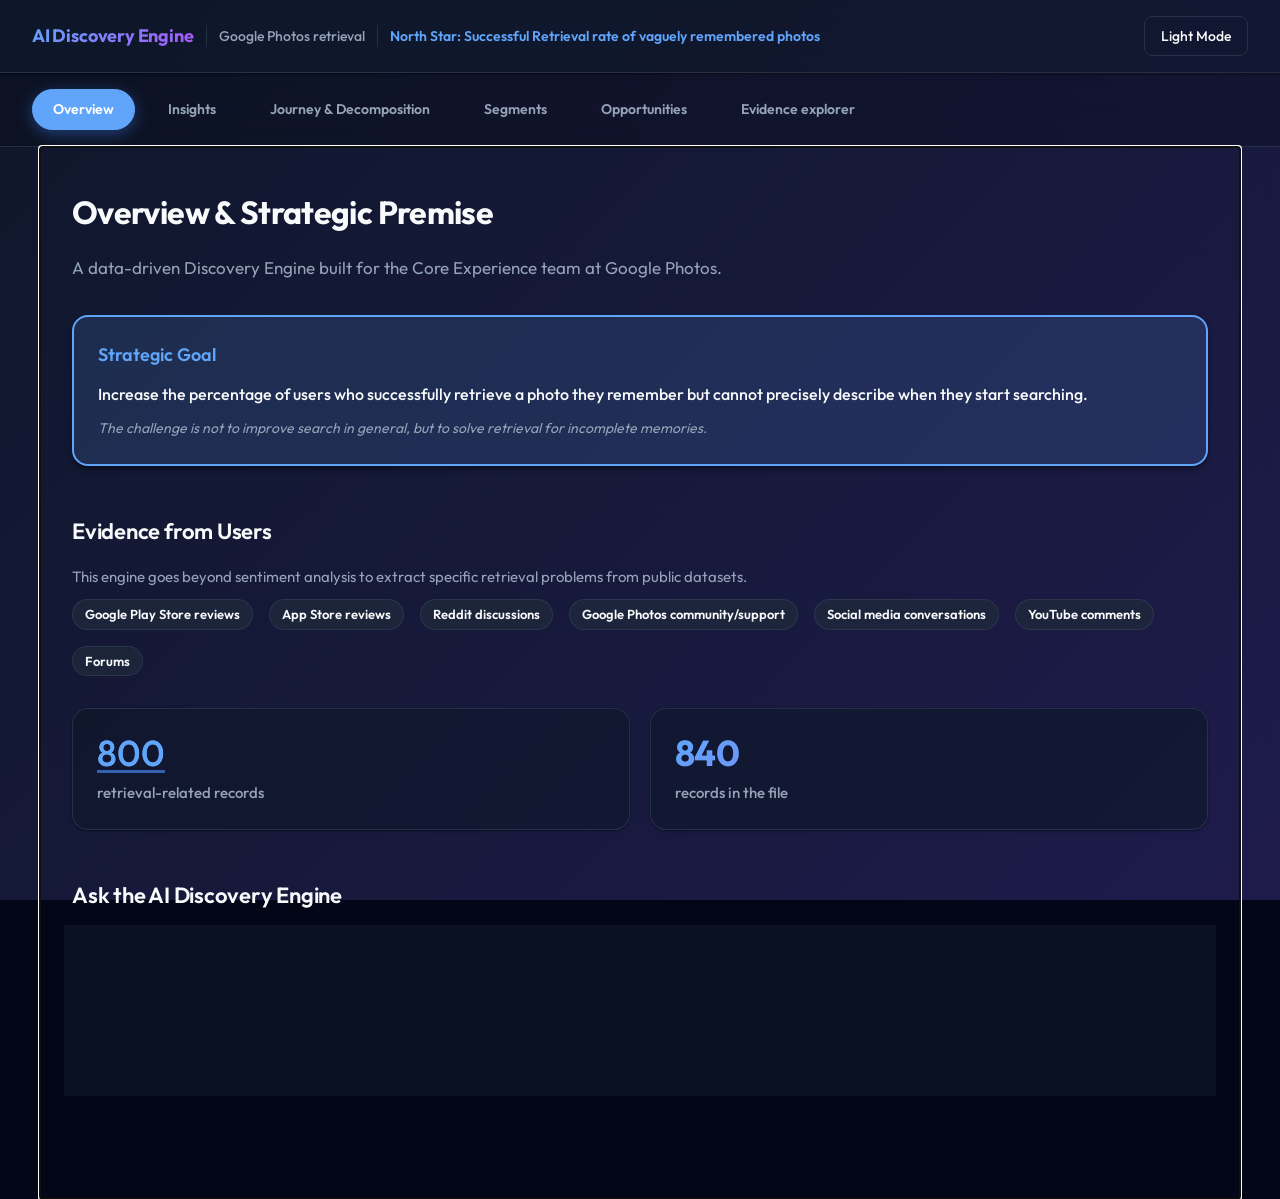
<file: site/index.html>
<!DOCTYPE html>
<html lang="en" data-theme="dark">

<head>
  <meta charset="utf-8">
  <meta name="viewport" content="width=device-width, initial-scale=1">
  <title>Discovery Engine — Google Photos Retrieval</title>
  <link rel="preconnect" href="https://fonts.googleapis.com">
  <link rel="preconnect" href="https://fonts.gstatic.com" crossorigin>
  <link
    href="https://fonts.googleapis.com/css2?family=Inter:wght@400;500;600;700&family=Outfit:wght@400;500;600;700;800&display=swap"
    rel="stylesheet">
  <link rel="stylesheet" href="styles.css">
</head>

<body class="evaluator-mode">
  <div class="bg-gradient"></div>
  <header class="topbar">
    <div class="brand">
      <strong class="gradient-text">AI Discovery Engine</strong>
      <span class="sub">Google Photos retrieval</span>
      <span class="sub" style="color: var(--accent); font-weight: 600;">North Star: Successful Retrieval rate of vaguely
        remembered photos</span>
    </div>
    <div class="actions" style="display:flex; gap:8px;">
      <button id="themeToggle" class="ghost" type="button" aria-label="Switch colour theme">Light Mode</button>
    </div>
  </header>

  <nav id="nav" class="nav" aria-label="Discovery stages"></nav>

  <main id="main" class="main" tabindex="-1">
    <p class="loading">Loading…</p>
  </main>

  <footer class="foot">
  </footer>

  <div id="drawer" class="drawer" aria-live="polite">
    <div class="drawer-head">
      <div>
        <h3 id="drawerTitle">Records</h3>
        <p id="drawerSub" class="muted"></p>
      </div>
      <button id="drawerClose" class="ghost" type="button" aria-label="Close records panel">Close</button>
    </div>
    <div id="drawerBody" class="drawer-body"></div>
  </div>
  <div id="scrim" class="scrim"></div>

  <script src="site_data.js?v=16"></script>
  <script src="app.js?v=16"></script>
</body>

</html>
</file>
<file: site/styles.css>
:root {
  --bg-color: #020617; /* Deep slate dark mode default */
  --panel: rgba(15, 23, 42, 0.65);
  --ink: #f8fafc;
  --muted: #94a3b8;
  --line: rgba(51, 65, 85, 0.6);
  --accent: #60a5fa;
  --accent-hover: #93c5fd;
  --accent-soft: rgba(96, 165, 250, 0.15);
  --warn: #fde047;
  --warn-soft: rgba(253, 224, 71, 0.15);
  --danger: #ef4444;
  --danger-soft: rgba(239, 68, 68, 0.15);
  --success: #22c55e;
  --success-soft: rgba(34, 197, 94, 0.15);
  --chip: rgba(30, 41, 59, 0.8);
  --shadow-sm: 0 1px 3px rgba(0,0,0,0.3), 0 1px 2px rgba(0,0,0,0.2);
  --shadow-md: 0 4px 6px -1px rgba(0,0,0,0.4), 0 2px 4px -1px rgba(0,0,0,0.2);
  --shadow-lg: 0 10px 15px -3px rgba(0,0,0,0.5), 0 4px 6px -2px rgba(0,0,0,0.3);
  --bg-gradient: linear-gradient(135deg, #0f172a 0%, #1e1b4b 50%, #020617 100%);
  --blur: blur(24px);
  
  --mono: 'JetBrains Mono', ui-monospace, SFMono-Regular, Menlo, Consolas, monospace;
  --sans: 'Outfit', 'Inter', -apple-system, BlinkMacSystemFont, "Segoe UI", Roboto, Helvetica, Arial, sans-serif;
}

:root[data-theme="light"] {
  --bg-color: #f8fafc;
  --panel: rgba(255, 255, 255, 0.65);
  --ink: #0f172a;
  --muted: #64748b;
  --line: rgba(203, 213, 225, 0.6);
  --accent: #3b82f6;
  --accent-hover: #2563eb;
  --accent-soft: rgba(59, 130, 246, 0.12);
  --warn: #eab308;
  --warn-soft: rgba(234, 179, 8, 0.15);
  --danger: #ef4444;
  --danger-soft: rgba(239, 68, 68, 0.15);
  --success: #22c55e;
  --success-soft: rgba(34, 197, 94, 0.15);
  --chip: rgba(241, 245, 249, 0.8);
  --shadow-sm: 0 1px 3px rgba(0,0,0,0.05), 0 1px 2px rgba(0,0,0,0.03);
  --shadow-md: 0 4px 6px -1px rgba(0,0,0,0.05), 0 2px 4px -1px rgba(0,0,0,0.03);
  --shadow-lg: 0 10px 15px -3px rgba(0,0,0,0.08), 0 4px 6px -2px rgba(0,0,0,0.04);
  --bg-gradient: linear-gradient(135deg, #e0e7ff 0%, #f3e8ff 50%, #e0f2fe 100%);
}

* { box-sizing: border-box; }
tr.hidden-row { display: none !important; }

body {
  margin: 0;
  background-color: var(--bg-color);
  color: var(--ink);
  font: 15px/1.6 var(--sans);
  -webkit-text-size-adjust: 100%;
  position: relative;
  min-height: 100vh;
}

/* ---------- Typography & Gradients ---------- */
h1 { font-size: 32px; font-weight: 700; letter-spacing: -0.02em; margin: 0 0 16px; }
h2 { font-size: 22px; font-weight: 600; letter-spacing: -0.01em; margin: 48px 0 16px; }
h3 { font-size: 18px; font-weight: 600; margin: 24px 0 12px; }
p { margin: 10px 0; }
.lede { color: var(--muted); margin: 0 0 32px; font-size: 17px; max-width: 80ch; line-height: 1.7; }
.muted { color: var(--muted); }

.gradient-text {
  background: linear-gradient(135deg, var(--accent) 0%, #a855f7 100%);
  -webkit-background-clip: text;
  -webkit-text-fill-color: transparent;
}
.hero-glow {
  text-shadow: 0 0 20px var(--accent-soft);
}

/* ---------- Layout & Background ---------- */
.bg-gradient {
  position: fixed;
  top: 0; left: 0; right: 0; bottom: 0;
  background: var(--bg-gradient);
  background-size: 200% 200%;
  z-index: -1;
  animation: bgPulse 20s ease infinite;
}

@keyframes bgPulse {
  0% { background-position: 0% 50%; }
  50% { background-position: 100% 50%; }
  100% { background-position: 0% 50%; }
}

@keyframes fadeIn {
  from { opacity: 0; transform: translateY(10px); }
  to { opacity: 1; transform: translateY(0); }
}

@keyframes slideUpFade {
  from { opacity: 0; transform: translateY(20px); }
  to { opacity: 1; transform: translateY(0); }
}

/* ---------- Navigation & Topbar ---------- */
.topbar {
  position: sticky;
  top: 0;
  z-index: 20;
  display: flex;
  align-items: center;
  justify-content: space-between;
  gap: 16px;
  padding: 16px 32px;
  background: var(--panel);
  backdrop-filter: var(--blur);
  -webkit-backdrop-filter: var(--blur);
  border-bottom: 1px solid var(--line);
  box-shadow: var(--shadow-sm);
}

.brand { display: flex; align-items: center; gap: 12px; }
.brand strong { font-size: 18px; font-weight: 700; letter-spacing: -0.01em; }
.brand .sub { color: var(--muted); font-size: 14px; font-weight: 500; border-left: 1px solid var(--line); padding-left: 12px; }

.nav {
  display: flex;
  gap: 12px;
  overflow-x: auto;
  padding: 16px 32px;
  background: rgba(0,0,0,0.2);
  backdrop-filter: var(--blur);
  -webkit-backdrop-filter: var(--blur);
  border-bottom: 1px solid var(--line);
  scrollbar-width: none;
}
:root[data-theme="light"] .nav { background: rgba(255,255,255,0.4); }
.nav::-webkit-scrollbar { display: none; }

.nav button {
  white-space: nowrap;
  border: 1px solid transparent;
  background: transparent;
  color: var(--muted);
  border-radius: 999px;
  padding: 8px 20px;
  font: inherit;
  font-size: 14px;
  font-weight: 600;
  cursor: pointer;
  transition: all 0.3s cubic-bezier(0.16, 1, 0.3, 1);
}
.nav button:hover {
  background: var(--accent-soft);
  color: var(--accent);
}

.nav button[aria-current="page"] {
  background: var(--accent);
  color: #fff;
  border-color: var(--accent);
  box-shadow: 0 4px 15px rgba(59, 130, 246, 0.4);
}
:root[data-theme="light"] .nav button[aria-current="page"] { color: #fff; }

.main {
  max-width: 1200px;
  margin: 0 auto;
  padding: 40px 32px 100px;
  animation: fadeIn 0.4s ease-out forwards;
}

/* ---------- Glassmorphic Cards & Grid ---------- */
.card, .glass-card {
  background: var(--panel);
  backdrop-filter: var(--blur);
  -webkit-backdrop-filter: var(--blur);
  border: 1px solid var(--line);
  border-radius: 16px;
  padding: 24px;
  margin: 16px 0;
  box-shadow: var(--shadow-md);
  transition: transform 0.3s cubic-bezier(0.16, 1, 0.3, 1), box-shadow 0.3s ease;
  animation: slideUpFade 0.6s cubic-bezier(0.16, 1, 0.3, 1) both;
}
.card.hero-target {
  border: 2px solid var(--accent);
  box-shadow: 0 0 30px var(--accent-soft);
  background: linear-gradient(135deg, rgba(15, 23, 42, 0.8) 0%, rgba(30, 27, 75, 0.8) 100%);
}
:root[data-theme="light"] .card.hero-target {
  background: linear-gradient(135deg, rgba(255, 255, 255, 0.9) 0%, rgba(224, 231, 255, 0.9) 100%);
}

.card:hover {
  transform: translateY(-4px);
  box-shadow: var(--shadow-lg);
  border-color: var(--accent-soft);
}
.card:nth-of-type(1) { animation-delay: 0.1s; }
.card:nth-of-type(2) { animation-delay: 0.15s; }
.card:nth-of-type(3) { animation-delay: 0.2s; }

.grid {
  display: grid;
  gap: 20px;
  grid-template-columns: repeat(auto-fit, minmax(250px, 1fr));
  margin-bottom: 32px;
}
.grid-2 { grid-template-columns: repeat(auto-fit, minmax(400px, 1fr)); }
.grid-3 { grid-template-columns: repeat(auto-fit, minmax(300px, 1fr)); }

.stat {
  background: var(--panel);
  backdrop-filter: var(--blur);
  -webkit-backdrop-filter: var(--blur);
  border: 1px solid var(--line);
  border-radius: 16px;
  padding: 24px;
  box-shadow: var(--shadow-sm);
  transition: transform 0.3s cubic-bezier(0.16, 1, 0.3, 1), box-shadow 0.3s ease, border-color 0.3s ease;
  animation: slideUpFade 0.5s cubic-bezier(0.16, 1, 0.3, 1) both;
  display: flex;
  flex-direction: column;
  justify-content: center;
}
.stat:hover {
  transform: translateY(-4px);
  box-shadow: var(--shadow-md);
  border-color: var(--accent);
}
.stat .n { 
  font-size: 36px; 
  font-weight: 700; 
  letter-spacing: -0.02em;
  background: linear-gradient(135deg, var(--accent) 0%, #a855f7 100%);
  -webkit-background-clip: text;
  -webkit-text-fill-color: transparent;
  line-height: 1.1;
}
.stat.danger .n { background: linear-gradient(135deg, #ef4444 0%, #f97316 100%); -webkit-background-clip: text; -webkit-text-fill-color: transparent; }
.stat.success .n { background: linear-gradient(135deg, #22c55e 0%, #10b981 100%); -webkit-background-clip: text; -webkit-text-fill-color: transparent; }

.stat .n button { -webkit-text-fill-color: initial; }
.stat .lab { color: var(--muted); font-size: 15px; font-weight: 500; margin-top: 8px; }

/* ---------- Dashboard Specifics (Heatmap, Funnel, Bars) ---------- */
.progress-bar-container {
  margin: 12px 0;
}
.progress-label {
  display: flex;
  justify-content: space-between;
  font-size: 14px;
  font-weight: 500;
  margin-bottom: 6px;
}
.progress-track {
  background: var(--chip);
  border-radius: 999px;
  height: 10px;
  overflow: hidden;
  width: 100%;
}
.progress-fill {
  height: 100%;
  background: linear-gradient(90deg, var(--accent) 0%, #a855f7 100%);
  border-radius: 999px;
  transition: width 1s cubic-bezier(0.16, 1, 0.3, 1);
}
.progress-fill.danger { background: linear-gradient(90deg, #ef4444 0%, #f97316 100%); }
.progress-fill.success { background: linear-gradient(90deg, #22c55e 0%, #10b981 100%); }
.progress-fill.warn { background: linear-gradient(90deg, #eab308 0%, #facc15 100%); }

.heatmap-grid {
  display: grid;
  gap: 8px;
  grid-template-columns: auto repeat(auto-fit, minmax(80px, 1fr));
  overflow-x: auto;
  margin: 24px 0;
}
.heatmap-cell {
  padding: 12px;
  text-align: center;
  border-radius: 8px;
  font-size: 13px;
  font-weight: 600;
  display: flex;
  align-items: center;
  justify-content: center;
  min-height: 48px;
  border: 1px solid var(--line);
}
.heatmap-label { text-align: left; justify-content: flex-start; font-weight: 500; color: var(--muted); border: none; padding-left: 0; }

.funnel-step {
  display: flex;
  align-items: center;
  margin: 16px 0;
  gap: 20px;
}
.funnel-label { width: 150px; font-weight: 600; text-align: right; }
.funnel-bar-wrapper { flex: 1; display: flex; align-items: center; }
.funnel-bar {
  height: 32px;
  background: var(--accent-soft);
  border: 1px solid var(--accent);
  border-radius: 6px;
  display: flex;
  align-items: center;
  padding: 0 12px;
  font-weight: 600;
  transition: width 1s ease-out;
  min-width: 40px;
}
.funnel-drop {
  margin-left: 12px;
  color: var(--danger);
  font-weight: 500;
  font-size: 14px;
}

/* ---------- Tables ---------- */
table {
  border-collapse: separate;
  border-spacing: 0;
  width: 100%;
  font-size: 14px;
  margin: 16px 0;
  display: block;
  overflow-x: auto;
  background: var(--panel);
  backdrop-filter: var(--blur);
  -webkit-backdrop-filter: var(--blur);
  border: 1px solid var(--line);
  border-radius: 12px;
  box-shadow: var(--shadow-sm);
  animation: slideUpFade 0.6s cubic-bezier(0.16, 1, 0.3, 1) both;
}
th, td { border-bottom: 1px solid var(--line); padding: 14px 20px; text-align: left; vertical-align: middle; }
th { color: var(--muted); font-weight: 600; white-space: nowrap; background: rgba(0,0,0,0.2); }
:root[data-theme="light"] th { background: rgba(0,0,0,0.03); }
table tbody tr:last-child td { border-bottom: none; }
tbody tr { transition: background 0.15s ease; }
tbody tr:hover { background: var(--accent-soft); }

/* ---------- Chips & Tags ---------- */
code, .mono {
  font-family: var(--mono);
  font-size: 13px;
  background: var(--chip);
  padding: 4px 8px;
  border-radius: 6px;
  border: 1px solid var(--line);
}

.chip {
  display: inline-flex;
  align-items: center;
  border-radius: 999px;
  padding: 4px 12px;
  font-size: 13px;
  font-weight: 600;
  background: var(--chip);
  color: var(--ink);
  border: 1px solid var(--line);
  margin-right: 8px;
  margin-bottom: 8px;
  white-space: nowrap;
}
.chip.obs { background: var(--accent-soft); color: var(--accent); border-color: rgba(59, 130, 246, 0.3); }
.chip.warn { background: var(--warn-soft); color: var(--warn); border-color: rgba(234, 179, 8, 0.3); }
.chip.danger { background: var(--danger-soft); color: var(--danger); border-color: rgba(239, 68, 68, 0.3); }
.chip.success { background: var(--success-soft); color: var(--success); border-color: rgba(34, 197, 94, 0.3); }

/* ---------- Hypothesis Builder ---------- */
.builder-canvas {
  display: flex;
  flex-wrap: wrap;
  gap: 12px;
  margin: 24px 0;
  padding: 24px;
  background: rgba(0,0,0,0.1);
  border-radius: 16px;
  border: 1px dashed var(--muted);
}
:root[data-theme="light"] .builder-canvas { background: rgba(0,0,0,0.02); }
.builder-chip {
  background: var(--panel);
  border: 1px solid var(--line);
  color: var(--muted);
  border-radius: 8px;
  padding: 10px 16px;
  font: inherit;
  font-size: 14px;
  font-weight: 500;
  cursor: pointer;
  transition: all 0.2s ease;
  user-select: none;
}
.builder-chip:hover { border-color: var(--accent); color: var(--ink); }
.builder-chip.selected {
  background: var(--accent-soft);
  border-color: var(--accent);
  color: var(--accent);
  box-shadow: 0 0 10px rgba(59, 130, 246, 0.2);
}

.primary-btn {
  background: linear-gradient(135deg, var(--accent) 0%, #8b5cf6 100%);
  color: #fff;
  border: none;
  border-radius: 8px;
  padding: 12px 24px;
  font: inherit;
  font-size: 15px;
  font-weight: 600;
  cursor: pointer;
  transition: all 0.3s ease;
  box-shadow: 0 4px 12px rgba(59, 130, 246, 0.3);
}
.primary-btn:hover {
  transform: translateY(-2px);
  box-shadow: 0 6px 16px rgba(59, 130, 246, 0.5);
}

.ai-chat-container {
  display: flex;
  flex-direction: column;
}
.ai-chips {
  display: flex;
  flex-wrap: wrap;
  gap: 8px;
  margin: 16px 0;
}
.ai-chip {
  background: var(--panel);
  border: 1px solid var(--line);
  color: var(--ink);
  border-radius: 999px;
  padding: 8px 16px;
  font: inherit;
  font-size: 13.5px;
  font-weight: 500;
  cursor: pointer;
  transition: all 0.2s ease;
}
.ai-chip:hover {
  background: var(--accent-soft);
  border-color: var(--accent);
  color: var(--accent);
}

/* ---------- Misc ---------- */
button.link {
  background: none;
  border: none;
  color: var(--accent);
  font: inherit;
  font-weight: 500;
  padding: 0;
  cursor: pointer;
  text-decoration: underline;
  text-decoration-color: rgba(59, 130, 246, 0.4);
  text-underline-offset: 4px;
  transition: all 0.2s ease;
}
button.link:hover { text-decoration-color: var(--accent); color: var(--accent-hover); }

.ghost {
  background: transparent;
  border: 1px solid var(--line);
  color: var(--ink);
  border-radius: 8px;
  padding: 8px 16px;
  font: inherit;
  font-size: 14px;
  font-weight: 500;
  cursor: pointer;
  transition: all 0.2s ease;
}
.ghost:hover { background: rgba(255,255,255,0.05); border-color: var(--muted); }

.ai-input-group { display: flex; gap: 12px; margin-top: 16px; }
.ai-input-group input {
  flex: 1;
  background: var(--panel);
  color: var(--ink);
  border: 1px solid var(--line);
  border-radius: 8px;
  padding: 14px 20px;
  font: inherit;
  font-size: 15px;
  transition: all 0.2s ease;
}
.ai-input-group input:focus { outline: none; border-color: var(--accent); box-shadow: 0 0 0 3px var(--accent-soft); }
.ai-input-group button {
  background: var(--accent);
  color: #fff;
  border: none;
  border-radius: 8px;
  padding: 10px 20px;
  font: inherit;
  font-size: 14px;
  font-weight: 600;
  cursor: pointer;
  transition: all 0.2s ease;
}
.ai-input-group button:hover {
  background: var(--accent-hover);
  box-shadow: 0 4px 12px rgba(59, 130, 246, 0.3);
}

.ai-response {
  margin-top: 20px;
  padding: 16px 20px;
  background: rgba(0,0,0,0.02);
  border-left: 3px solid var(--accent);
  border-radius: 0 8px 8px 0;
  white-space: pre-wrap;
  font-size: 14.5px;
  color: var(--muted);
}

.drawer {
  position: fixed;
  right: 0; top: 0; bottom: 0;
  width: min(600px, 100%);
  background: var(--panel);
  backdrop-filter: blur(24px);
  -webkit-backdrop-filter: blur(24px);
  border-left: 1px solid var(--line);
  z-index: 40;
  display: flex;
  flex-direction: column;
  box-shadow: -8px 0 32px rgba(0,0,0,0.1);
  transform: translateX(100%);
  transition: transform 0.4s cubic-bezier(0.16, 1, 0.3, 1), opacity 0.4s ease;
  opacity: 0;
  pointer-events: none;
}
.drawer.open { transform: translateX(0); opacity: 1; pointer-events: auto; }
.drawer-head { display: flex; justify-content: space-between; gap: 16px; align-items: flex-start; padding: 20px 24px; border-bottom: 1px solid var(--line); background: rgba(0,0,0,0.02); }
:root[data-theme="light"] .drawer-head { background: rgba(255,255,255,0.02); }
.drawer-head h3 { margin: 0; font-size: 18px; }
.drawer-body { overflow: auto; padding: 16px 24px 40px; }
.scrim {
  position: fixed; inset: 0; background: rgba(0,0,0,0.4); backdrop-filter: blur(4px); -webkit-backdrop-filter: blur(4px);
  z-index: 30; opacity: 0; transition: opacity 0.4s ease; pointer-events: none;
}
.scrim.open { opacity: 1; pointer-events: auto; }
.rec { border-bottom: 1px solid var(--line); padding: 16px 0; }
.rec:last-child { border-bottom: none; }
.rec .id { font-family: var(--mono); font-size: 12px; color: var(--accent); margin-bottom: 4px; }
.quote {
  border-left: 3px solid var(--accent); padding: 4px 0 4px 16px; color: var(--muted); font-size: 14px; font-style: italic;
  margin: 10px 0; background: linear-gradient(90deg, var(--accent-soft) 0%, transparent 100%); border-radius: 0 8px 8px 0;
}

@media (max-width: 768px) {
  .main { padding: 24px 16px 80px; }
  h1 { font-size: 28px; }
  .stat .n { font-size: 32px; }
  .grid, .grid-2, .grid-3 { grid-template-columns: 1fr; }
  .funnel-step { flex-direction: column; align-items: flex-start; gap: 8px; }
  .funnel-label { text-align: left; width: 100%; }
}
</file>
